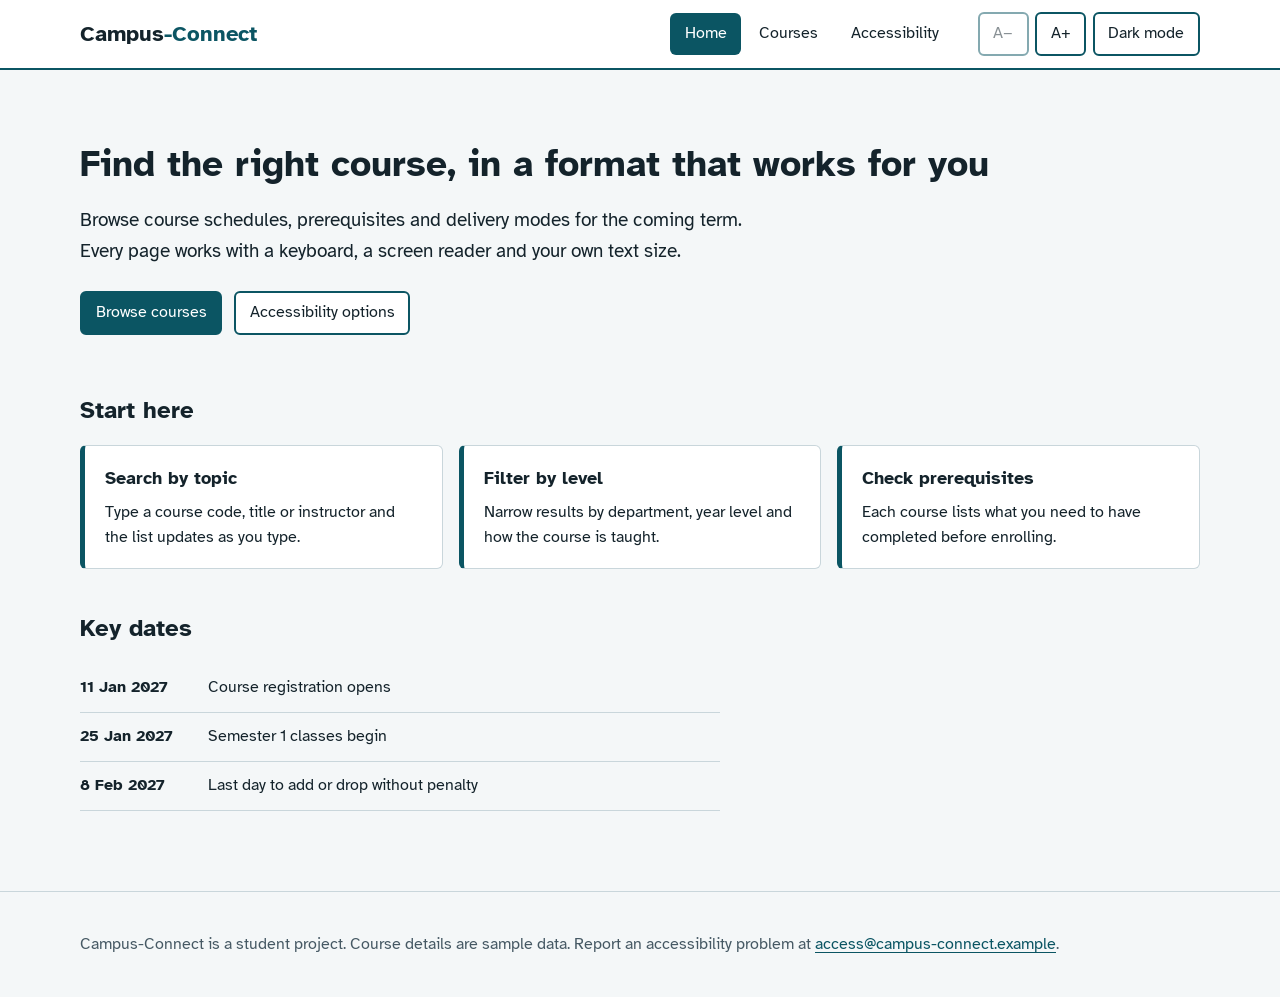
<file: campus-connect/index.html>
<!DOCTYPE html>
<html lang="en">
<head>
  <meta charset="utf-8">
  <meta name="viewport" content="width=device-width, initial-scale=1">
  <title>Home | Campus-Connect</title>
  <meta name="description" content="Course information for Campus-Connect University, built for accessibility.">
  <link rel="preconnect" href="https://fonts.googleapis.com">
  <link rel="preconnect" href="https://fonts.gstatic.com" crossorigin>
  <link rel="stylesheet" href="https://fonts.googleapis.com/css2?family=Atkinson+Hyperlegible:wght@400;700&display=swap">
  <link rel="stylesheet" href="css/styles.css">
  <script src="js/main.js"></script>
</head>
<body>
  <a class="skip-link" href="#main">Skip to main content</a>
  <header class="site-header">
    <div class="wrap header-row">
      <a class="brand" href="index.html">Campus<span>-Connect</span></a>
      <button class="nav-toggle" type="button" aria-expanded="false" aria-controls="site-nav">Menu</button>
      <nav class="site-nav" id="site-nav" aria-label="Main" data-open="false">
        <ul>
          <li><a href="index.html">Home</a></li>
          <li><a href="courses.html">Courses</a></li>
          <li><a href="accessibility.html">Accessibility</a></li>
        </ul>
      </nav>
      <div class="prefs" role="group" aria-label="Display settings">
        <button type="button" id="text-smaller" aria-label="Decrease text size">A−</button>
        <button type="button" id="text-larger" aria-label="Increase text size">A+</button>
        <button type="button" id="theme-toggle" aria-pressed="false">Dark mode</button>
      </div>
    </div>
  </header>
  <main id="main" class="wrap" tabindex="-1">
    <section class="hero" aria-labelledby="hero-title">
      <h1 id="hero-title">Find the right course, in a format that works for you</h1>
      <p class="lead">Browse course schedules, prerequisites and delivery modes for the coming term. Every page works with a keyboard, a screen reader and your own text size.</p>
      <div class="actions">
        <a class="button primary" href="courses.html">Browse courses</a>
        <a class="button" href="accessibility.html">Accessibility options</a>
      </div>
    </section>

    <section aria-labelledby="start-title">
      <h2 id="start-title">Start here</h2>
      <ul class="grid">
        <li class="panel"><h3>Search by topic</h3><p>Type a course code, title or instructor and the list updates as you type.</p></li>
        <li class="panel"><h3>Filter by level</h3><p>Narrow results by department, year level and how the course is taught.</p></li>
        <li class="panel"><h3>Check prerequisites</h3><p>Each course lists what you need to have completed before enrolling.</p></li>
      </ul>
    </section>

    <section aria-labelledby="dates-title">
      <h2 id="dates-title">Key dates</h2>
      <ul class="deadlines">
        <li><time datetime="2027-01-11">11 Jan 2027</time><span>Course registration opens</span></li>
        <li><time datetime="2027-01-25">25 Jan 2027</time><span>Semester 1 classes begin</span></li>
        <li><time datetime="2027-02-08">8 Feb 2027</time><span>Last day to add or drop without penalty</span></li>
      </ul>
    </section>
  </main>
  <footer class="site-footer">
    <div class="wrap">
      <p>Campus-Connect is a student project. Course details are sample data. Report an accessibility problem at <a href="mailto:access@campus-connect.example">access@campus-connect.example</a>.</p>
    </div>
  </footer>

</body>
</html>
</file>
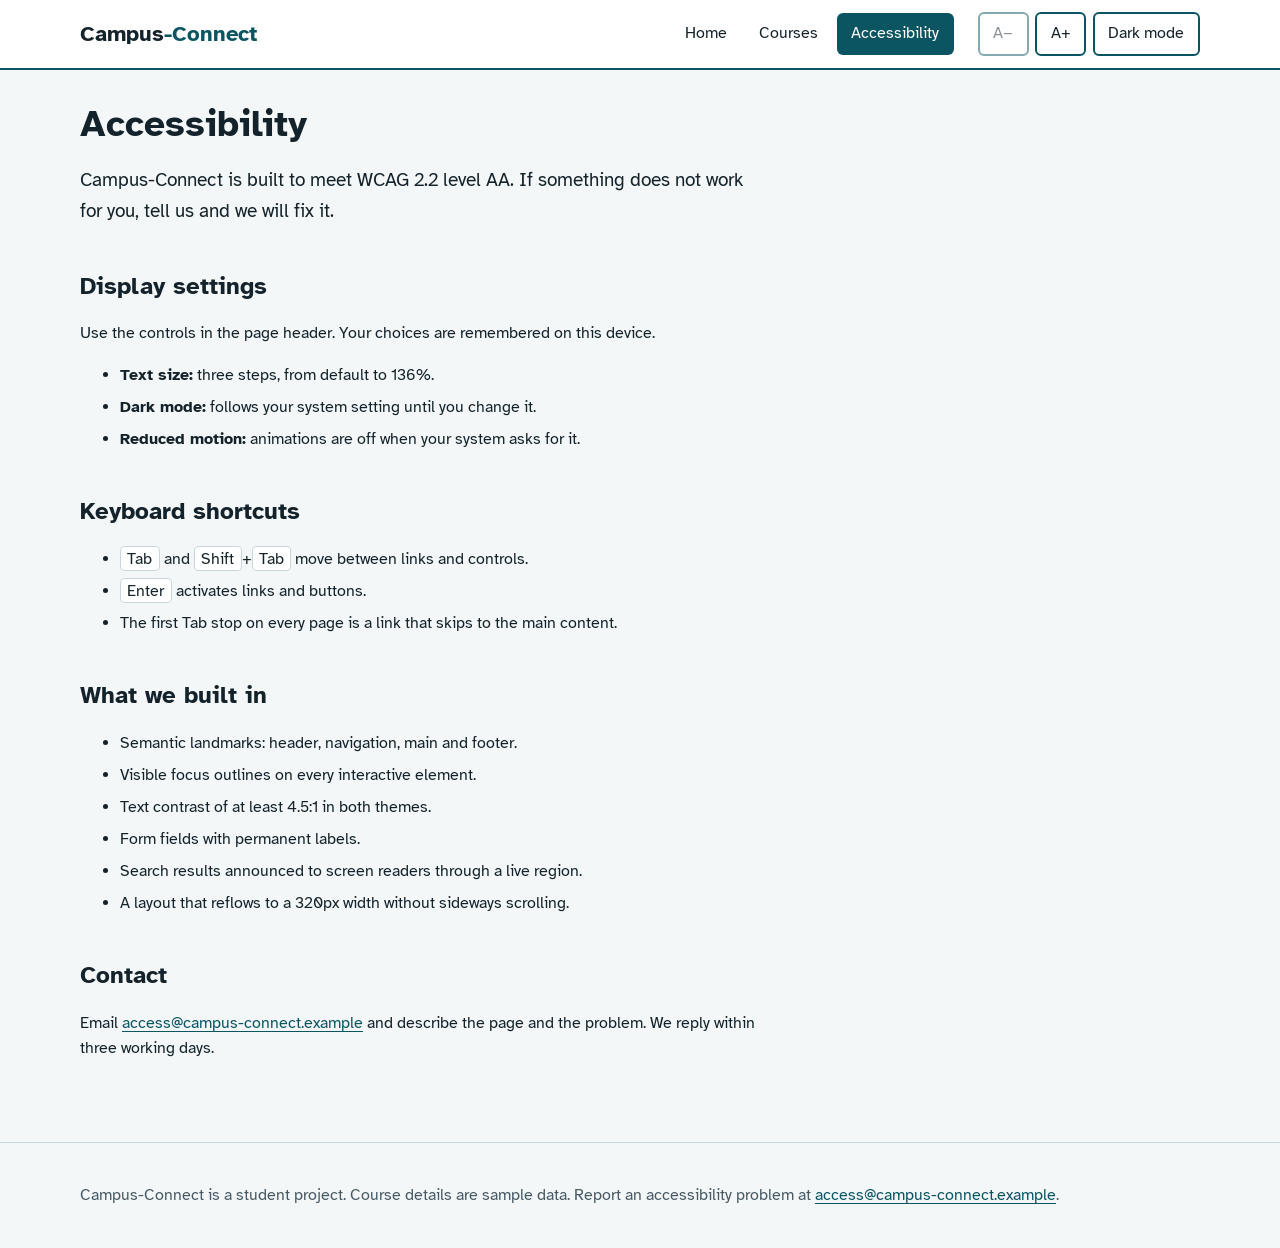
<file: campus-connect/accessibility.html>
<!DOCTYPE html>
<html lang="en">
<head>
  <meta charset="utf-8">
  <meta name="viewport" content="width=device-width, initial-scale=1">
  <title>Accessibility | Campus-Connect</title>
  <meta name="description" content="Course information for Campus-Connect University, built for accessibility.">
  <link rel="preconnect" href="https://fonts.googleapis.com">
  <link rel="preconnect" href="https://fonts.gstatic.com" crossorigin>
  <link rel="stylesheet" href="https://fonts.googleapis.com/css2?family=Atkinson+Hyperlegible:wght@400;700&display=swap">
  <link rel="stylesheet" href="css/styles.css">
  <script src="js/main.js"></script>
</head>
<body>
  <a class="skip-link" href="#main">Skip to main content</a>
  <header class="site-header">
    <div class="wrap header-row">
      <a class="brand" href="index.html">Campus<span>-Connect</span></a>
      <button class="nav-toggle" type="button" aria-expanded="false" aria-controls="site-nav">Menu</button>
      <nav class="site-nav" id="site-nav" aria-label="Main" data-open="false">
        <ul>
          <li><a href="index.html">Home</a></li>
          <li><a href="courses.html">Courses</a></li>
          <li><a href="accessibility.html">Accessibility</a></li>
        </ul>
      </nav>
      <div class="prefs" role="group" aria-label="Display settings">
        <button type="button" id="text-smaller" aria-label="Decrease text size">A−</button>
        <button type="button" id="text-larger" aria-label="Increase text size">A+</button>
        <button type="button" id="theme-toggle" aria-pressed="false">Dark mode</button>
      </div>
    </div>
  </header>
  <main id="main" class="wrap" tabindex="-1">
    <h1>Accessibility</h1>
    <div class="statement">
      <p class="lead">Campus-Connect is built to meet WCAG 2.2 level AA. If something does not work for you, tell us and we will fix it.</p>

      <h2>Display settings</h2>
      <p>Use the controls in the page header. Your choices are remembered on this device.</p>
      <ul>
        <li><strong>Text size:</strong> three steps, from default to 136%.</li>
        <li><strong>Dark mode:</strong> follows your system setting until you change it.</li>
        <li><strong>Reduced motion:</strong> animations are off when your system asks for it.</li>
      </ul>

      <h2>Keyboard shortcuts</h2>
      <ul>
        <li><kbd>Tab</kbd> and <kbd>Shift</kbd>+<kbd>Tab</kbd> move between links and controls.</li>
        <li><kbd>Enter</kbd> activates links and buttons.</li>
        <li>The first Tab stop on every page is a link that skips to the main content.</li>
      </ul>

      <h2>What we built in</h2>
      <ul>
        <li>Semantic landmarks: header, navigation, main and footer.</li>
        <li>Visible focus outlines on every interactive element.</li>
        <li>Text contrast of at least 4.5:1 in both themes.</li>
        <li>Form fields with permanent labels.</li>
        <li>Search results announced to screen readers through a live region.</li>
        <li>A layout that reflows to a 320px width without sideways scrolling.</li>
      </ul>

      <h2>Contact</h2>
      <p>Email <a href="mailto:access@campus-connect.example">access@campus-connect.example</a> and describe the page and the problem. We reply within three working days.</p>
    </div>
  </main>
  <footer class="site-footer">
    <div class="wrap">
      <p>Campus-Connect is a student project. Course details are sample data. Report an accessibility problem at <a href="mailto:access@campus-connect.example">access@campus-connect.example</a>.</p>
    </div>
  </footer>

</body>
</html>
</file>
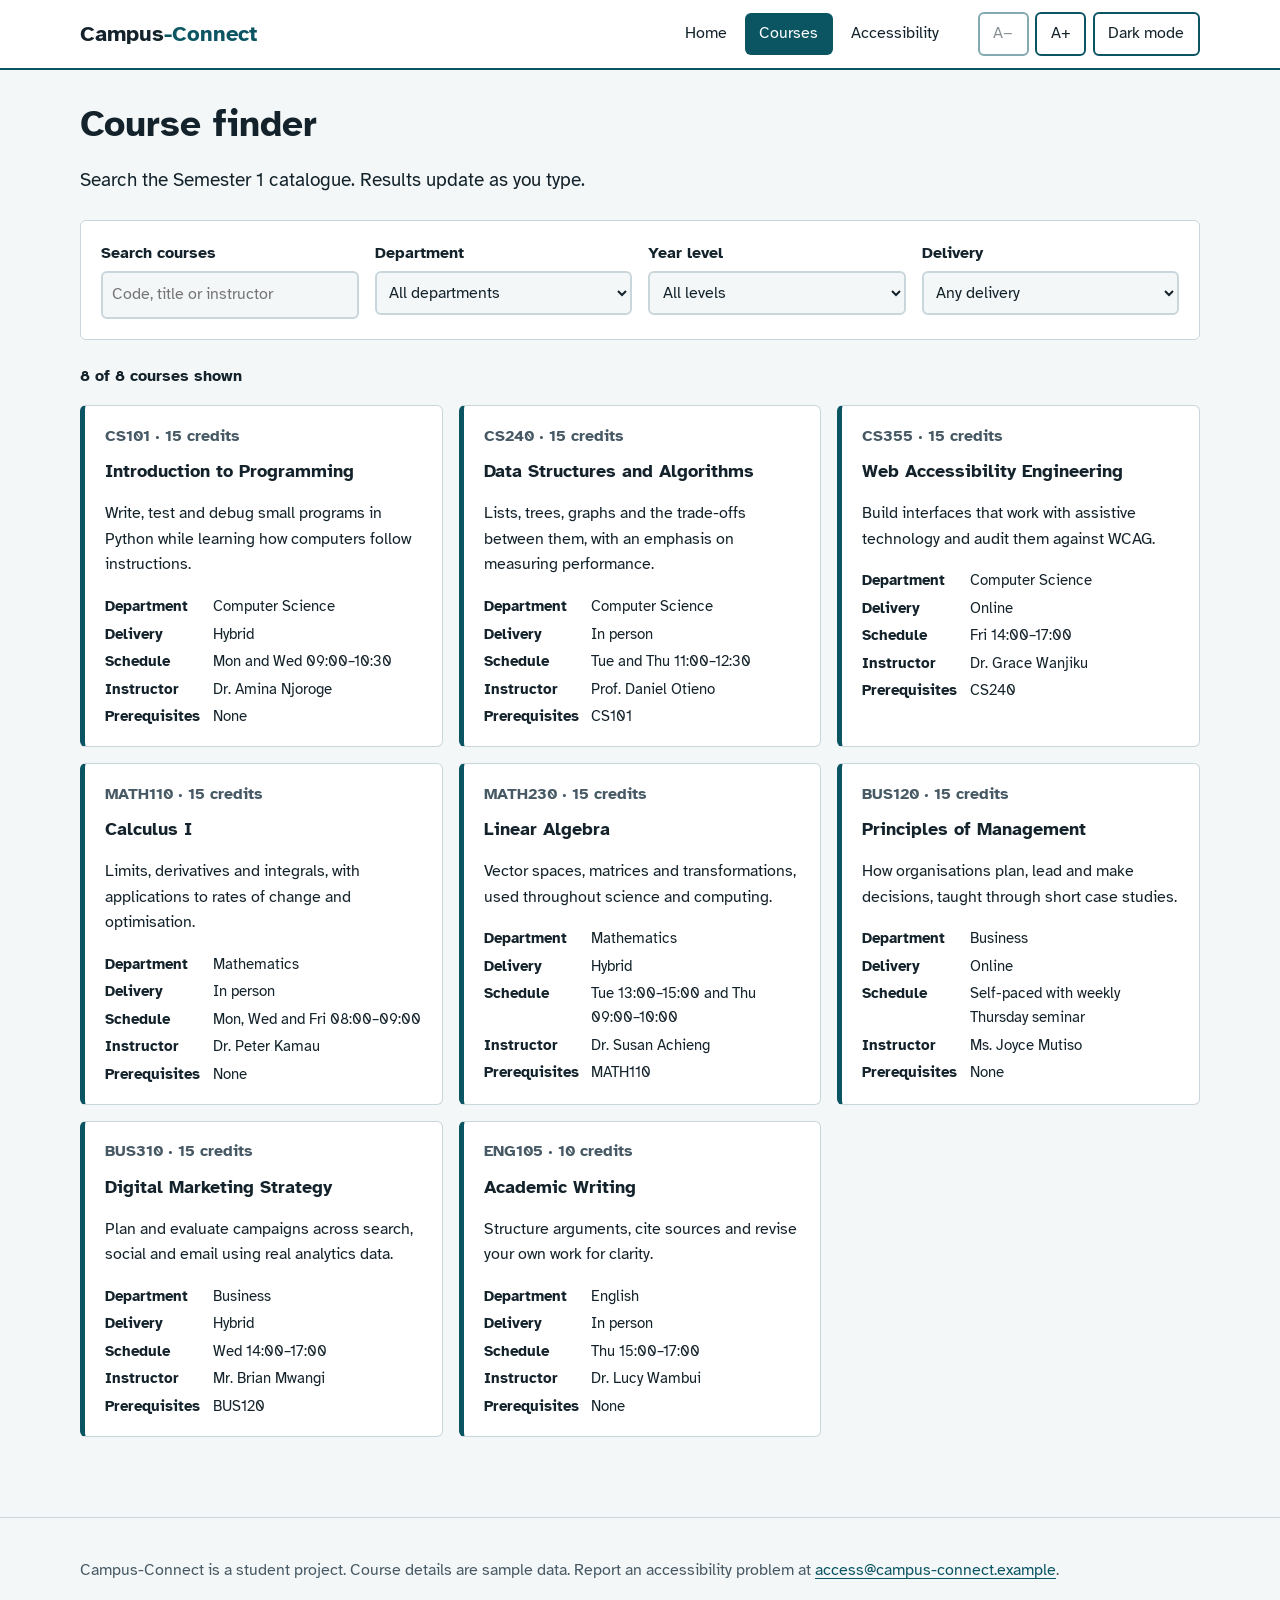
<file: campus-connect/courses.html>
<!DOCTYPE html>
<html lang="en">
<head>
  <meta charset="utf-8">
  <meta name="viewport" content="width=device-width, initial-scale=1">
  <title>Courses | Campus-Connect</title>
  <meta name="description" content="Course information for Campus-Connect University, built for accessibility.">
  <link rel="preconnect" href="https://fonts.googleapis.com">
  <link rel="preconnect" href="https://fonts.gstatic.com" crossorigin>
  <link rel="stylesheet" href="https://fonts.googleapis.com/css2?family=Atkinson+Hyperlegible:wght@400;700&display=swap">
  <link rel="stylesheet" href="css/styles.css">
  <script src="js/main.js"></script>
</head>
<body>
  <a class="skip-link" href="#main">Skip to main content</a>
  <header class="site-header">
    <div class="wrap header-row">
      <a class="brand" href="index.html">Campus<span>-Connect</span></a>
      <button class="nav-toggle" type="button" aria-expanded="false" aria-controls="site-nav">Menu</button>
      <nav class="site-nav" id="site-nav" aria-label="Main" data-open="false">
        <ul>
          <li><a href="index.html">Home</a></li>
          <li><a href="courses.html">Courses</a></li>
          <li><a href="accessibility.html">Accessibility</a></li>
        </ul>
      </nav>
      <div class="prefs" role="group" aria-label="Display settings">
        <button type="button" id="text-smaller" aria-label="Decrease text size">A−</button>
        <button type="button" id="text-larger" aria-label="Increase text size">A+</button>
        <button type="button" id="theme-toggle" aria-pressed="false">Dark mode</button>
      </div>
    </div>
  </header>
  <main id="main" class="wrap" tabindex="-1">
    <h1>Course finder</h1>
    <p class="lead">Search the Semester 1 catalogue. Results update as you type.</p>

    <form class="filters" role="search" aria-label="Course filters" id="filters">
      <div class="field">
        <label for="q">Search courses</label>
        <input type="search" id="q" name="q" placeholder="Code, title or instructor" autocomplete="off">
      </div>
      <div class="field">
        <label for="department">Department</label>
        <select id="department" name="department"><option value="">All departments</option></select>
      </div>
      <div class="field">
        <label for="level">Year level</label>
        <select id="level" name="level">
          <option value="">All levels</option>
          <option value="1">Year 1</option>
          <option value="2">Year 2</option>
          <option value="3">Year 3</option>
        </select>
      </div>
      <div class="field">
        <label for="mode">Delivery</label>
        <select id="mode" name="mode">
          <option value="">Any delivery</option>
          <option value="In person">In person</option>
          <option value="Online">Online</option>
          <option value="Hybrid">Hybrid</option>
        </select>
      </div>
    </form>

    <p class="result-count" id="result-count" role="status" aria-live="polite"></p>
    <ul class="grid" id="course-list"></ul>
    <noscript><p class="empty">The course finder needs JavaScript. Contact the registrar for a printable catalogue.</p></noscript>
  </main>
  <footer class="site-footer">
    <div class="wrap">
      <p>Campus-Connect is a student project. Course details are sample data. Report an accessibility problem at <a href="mailto:access@campus-connect.example">access@campus-connect.example</a>.</p>
    </div>
  </footer>
  <script src="js/data.js"></script>
  <script src="js/courses.js"></script>
</body>
</html>
</file>
<file: campus-connect/css/styles.css>
:root {
  --bg: #f4f7f8;
  --surface: #ffffff;
  --ink: #14232b;
  --muted: #465964;
  --brand: #0b5563;
  --brand-ink: #ffffff;
  --line: #c9d6db;
  --focus: #b45309;
  --radius: 6px;
  font-family: "Atkinson Hyperlegible", system-ui, -apple-system, "Segoe UI", sans-serif;
  font-size: 100%;
}
:root[data-size="large"] { font-size: 118%; }
:root[data-size="xlarge"] { font-size: 136%; }
:root[data-theme="dark"] {
  --bg: #0e1a1f;
  --surface: #162830;
  --ink: #e8f1f3;
  --muted: #a6bcc4;
  --brand: #6fd0e0;
  --brand-ink: #08242b;
  --line: #2f4852;
  --focus: #ffc857;
}
@media (prefers-color-scheme: dark) {
  :root:not([data-theme="light"]) {
    --bg: #0e1a1f; --surface: #162830; --ink: #e8f1f3; --muted: #a6bcc4;
    --brand: #6fd0e0; --brand-ink: #08242b; --line: #2f4852; --focus: #ffc857;
  }
}

*, *::before, *::after { box-sizing: border-box; }
body { margin: 0; background: var(--bg); color: var(--ink); line-height: 1.6; }
img, svg { max-width: 100%; }
a { color: var(--brand); text-underline-offset: 0.18em; }
a:hover { text-decoration-thickness: 0.15em; }
:focus-visible { outline: 3px solid var(--focus); outline-offset: 3px; border-radius: 2px; }

.skip-link {
  position: absolute; left: 1rem; top: -4rem; z-index: 10;
  background: var(--brand); color: var(--brand-ink);
  padding: 0.6rem 1rem; border-radius: var(--radius);
}
.skip-link:focus { top: 1rem; }

.wrap { width: min(70rem, 100% - 2rem); margin-inline: auto; }

/* Header and navigation */
.site-header { background: var(--surface); border-bottom: 2px solid var(--brand); }
.header-row { display: flex; flex-wrap: wrap; align-items: center; gap: 0.5rem 1.5rem; padding-block: 0.75rem; }
.brand { font-size: 1.4rem; font-weight: 700; color: var(--ink); text-decoration: none; margin-right: auto; }
.brand span { color: var(--brand); }
.nav-toggle { display: none; }
.site-nav ul { display: flex; gap: 0.25rem; list-style: none; margin: 0; padding: 0; }
.site-nav a { display: block; padding: 0.5rem 0.9rem; color: var(--ink); text-decoration: none; border-radius: var(--radius); }
.site-nav a:hover { background: var(--bg); }
.site-nav a[aria-current="page"] { background: var(--brand); color: var(--brand-ink); }

.prefs { display: flex; gap: 0.4rem; }
button, .button {
  font: inherit; cursor: pointer; padding: 0.45rem 0.85rem;
  background: var(--surface); color: var(--ink);
  border: 2px solid var(--brand); border-radius: var(--radius);
}
button:hover:not(:disabled) { background: var(--bg); }
button:disabled { opacity: 0.5; cursor: not-allowed; }
button[aria-pressed="true"] { background: var(--brand); color: var(--brand-ink); }
.button.primary { background: var(--brand); color: var(--brand-ink); text-decoration: none; display: inline-block; }
.button:not(.primary) { text-decoration: none; display: inline-block; }

@media (max-width: 48rem) {
  .nav-toggle { display: inline-block; }
  .site-nav { width: 100%; }
  .site-nav[data-open="false"] { display: none; }
  .site-nav ul { flex-direction: column; }
}

/* Layout */
main { padding-block: 2rem 4rem; }
h1 { font-size: 2.3rem; line-height: 1.2; margin: 0 0 0.75rem; }
h2 { font-size: 1.5rem; margin: 2.5rem 0 0.75rem; }
h3 { font-size: 1.15rem; margin: 0; }
.lead { font-size: 1.2rem; max-width: 42rem; }
.hero { padding-block: 2.5rem 1rem; }
.hero .actions { display: flex; flex-wrap: wrap; gap: 0.75rem; margin-top: 1.5rem; }

.grid { display: grid; gap: 1rem; grid-template-columns: repeat(auto-fill, minmax(17rem, 1fr)); padding: 0; list-style: none; }
.panel { background: var(--surface); border: 1px solid var(--line); border-left: 5px solid var(--brand); border-radius: var(--radius); padding: 1.1rem 1.25rem; }
.panel p { margin: 0.4rem 0 0; }
.deadlines { max-width: 40rem; padding: 0; list-style: none; }
.deadlines li { display: flex; gap: 1rem; padding: 0.7rem 0; border-bottom: 1px solid var(--line); }
.deadlines time { font-weight: 700; min-width: 7rem; }

/* Course finder */
.filters { display: grid; gap: 1rem; grid-template-columns: repeat(auto-fit, minmax(12rem, 1fr)); background: var(--surface); border: 1px solid var(--line); border-radius: var(--radius); padding: 1.25rem; margin-block: 1.5rem; }
.field label { display: block; font-weight: 700; margin-bottom: 0.3rem; }
.field input, .field select { width: 100%; font: inherit; padding: 0.55rem; color: var(--ink); background: var(--bg); border: 2px solid var(--line); border-radius: var(--radius); }
.result-count { font-weight: 700; }
.course { display: flex; flex-direction: column; gap: 0.5rem; }
.course .code { color: var(--muted); font-weight: 700; margin: 0; }
.course dl { display: grid; grid-template-columns: auto 1fr; gap: 0.2rem 0.8rem; margin: 0.5rem 0 0; font-size: 0.95rem; }
.course dt { font-weight: 700; }
.course dd { margin: 0; }
.empty { grid-column: 1 / -1; padding: 1.5rem; background: var(--surface); border: 2px dashed var(--line); border-radius: var(--radius); }

.statement { max-width: 44rem; }
.statement li { margin-bottom: 0.4rem; }
kbd { padding: 0.1rem 0.4rem; border: 1px solid var(--line); border-radius: 4px; background: var(--surface); font-family: inherit; }

.site-footer { border-top: 1px solid var(--line); padding-block: 1.5rem; color: var(--muted); }

@media (prefers-reduced-motion: no-preference) {
  button, .site-nav a { transition: background-color 0.15s; }
}
</file>
